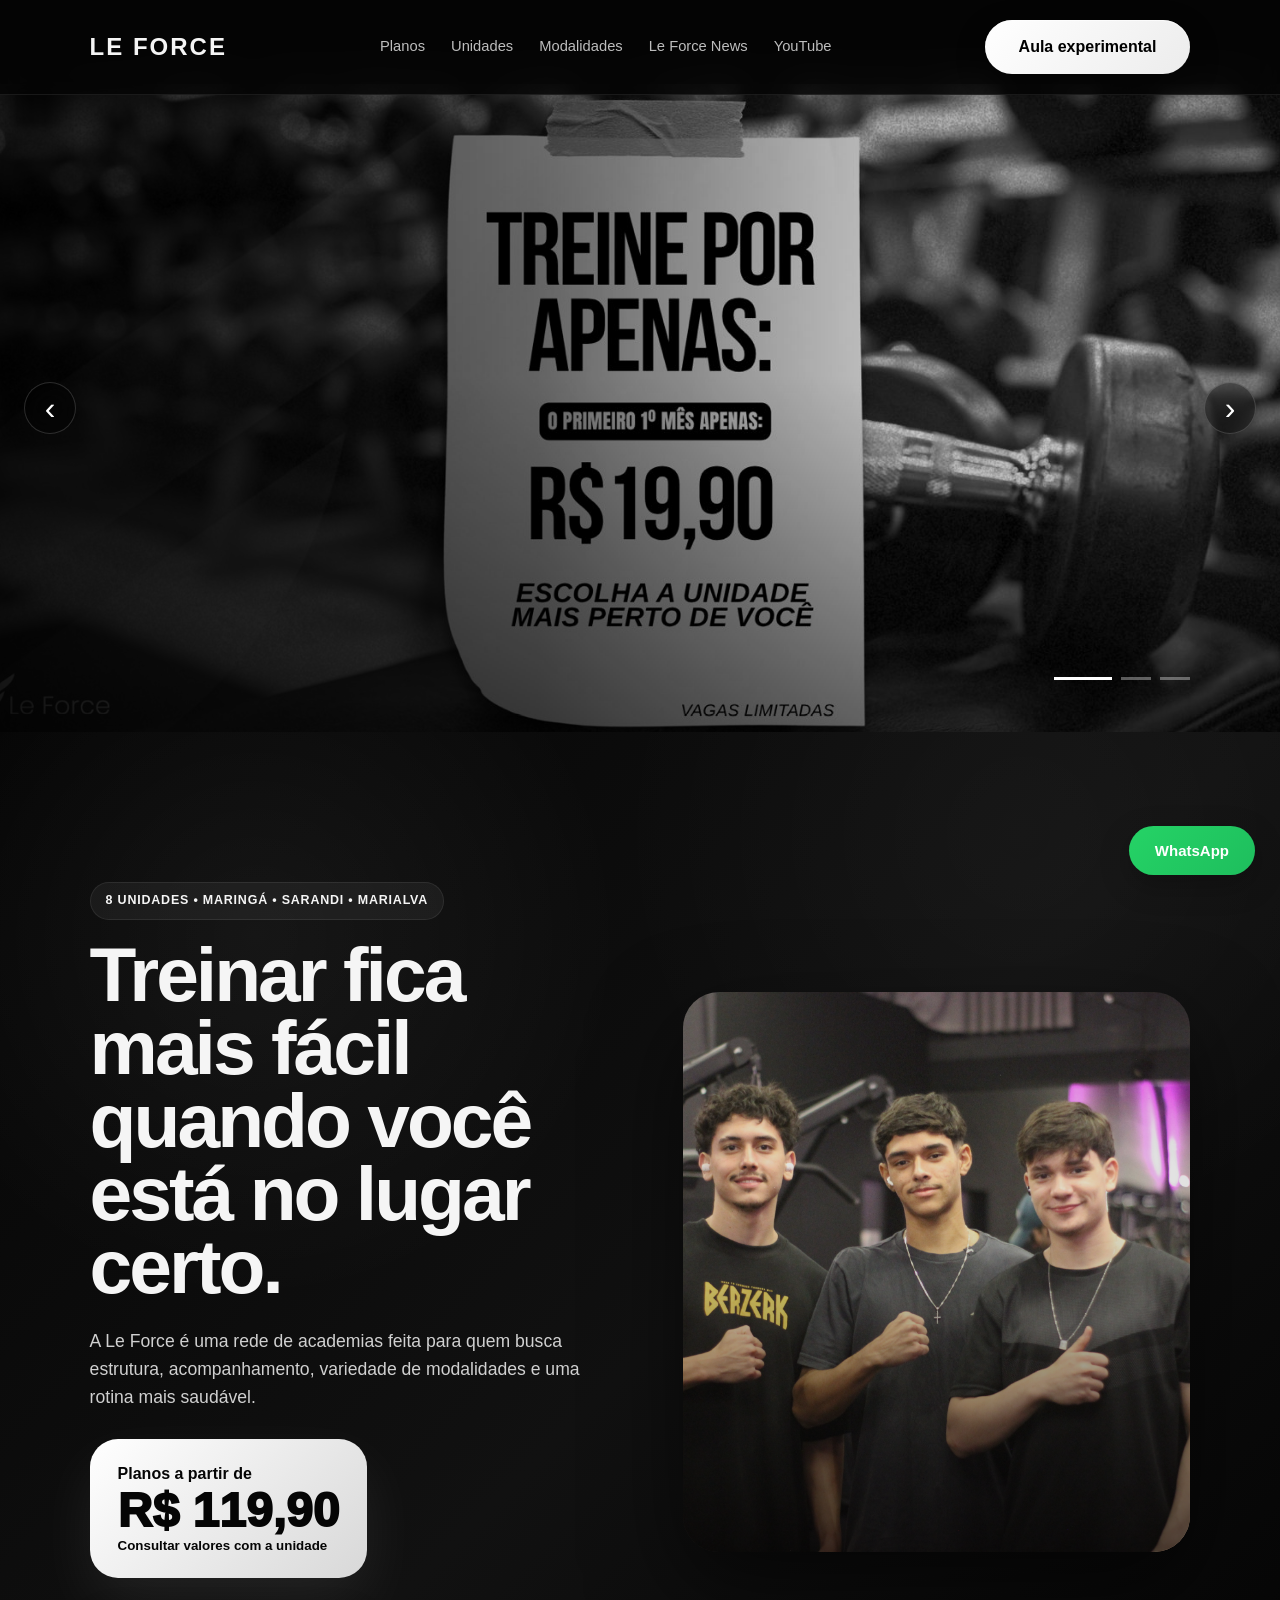
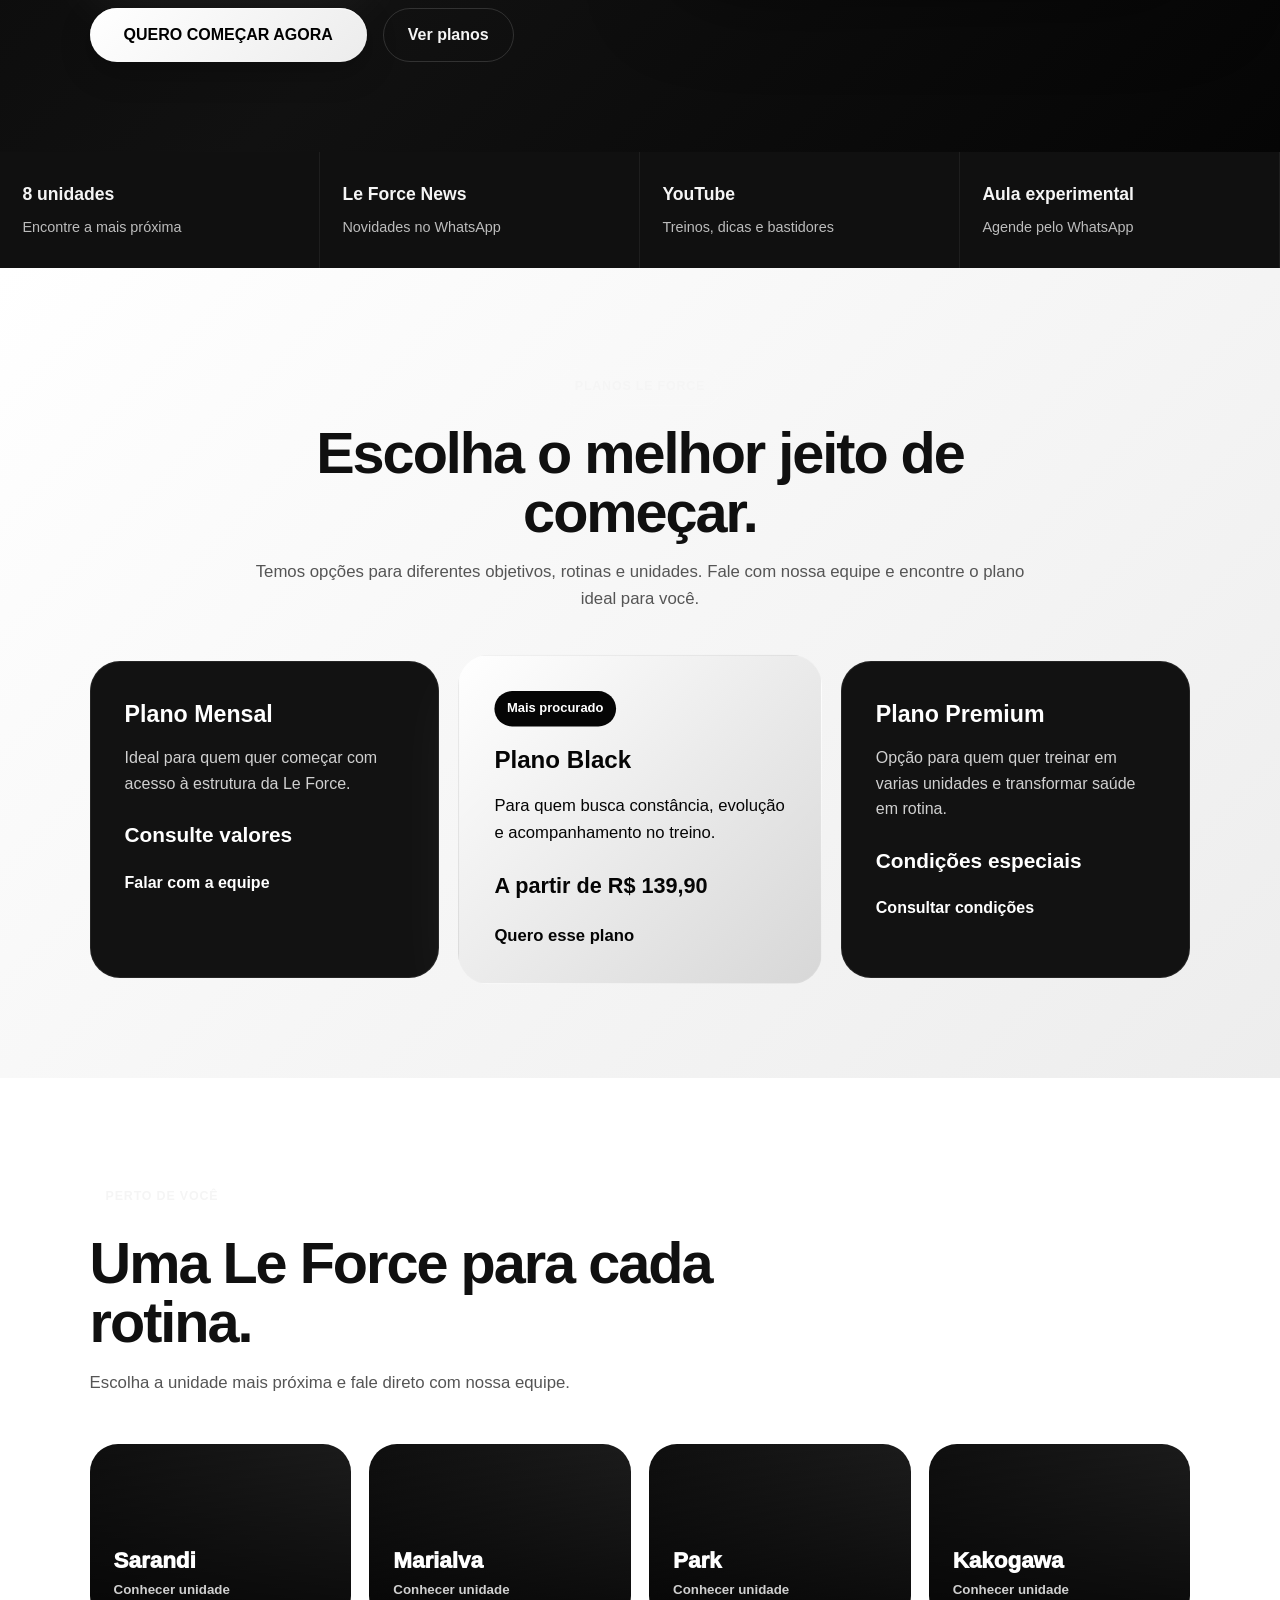
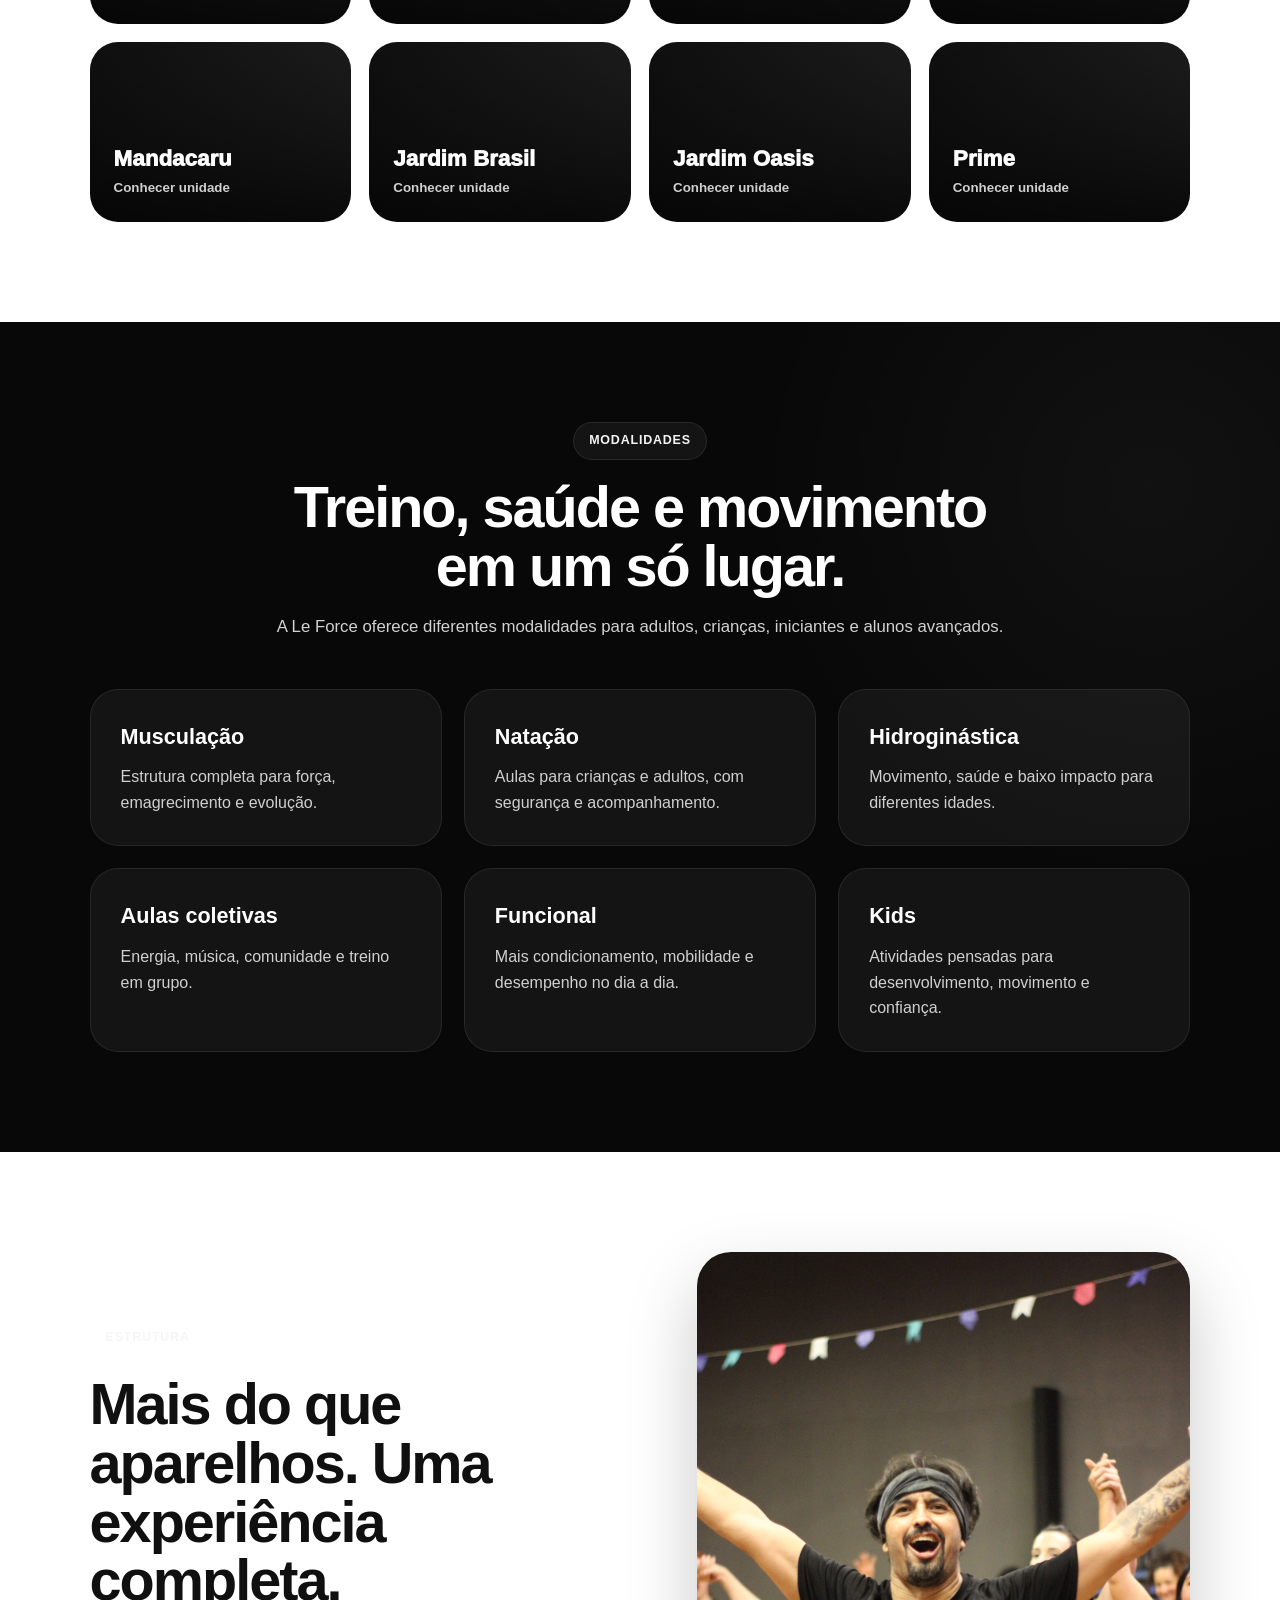
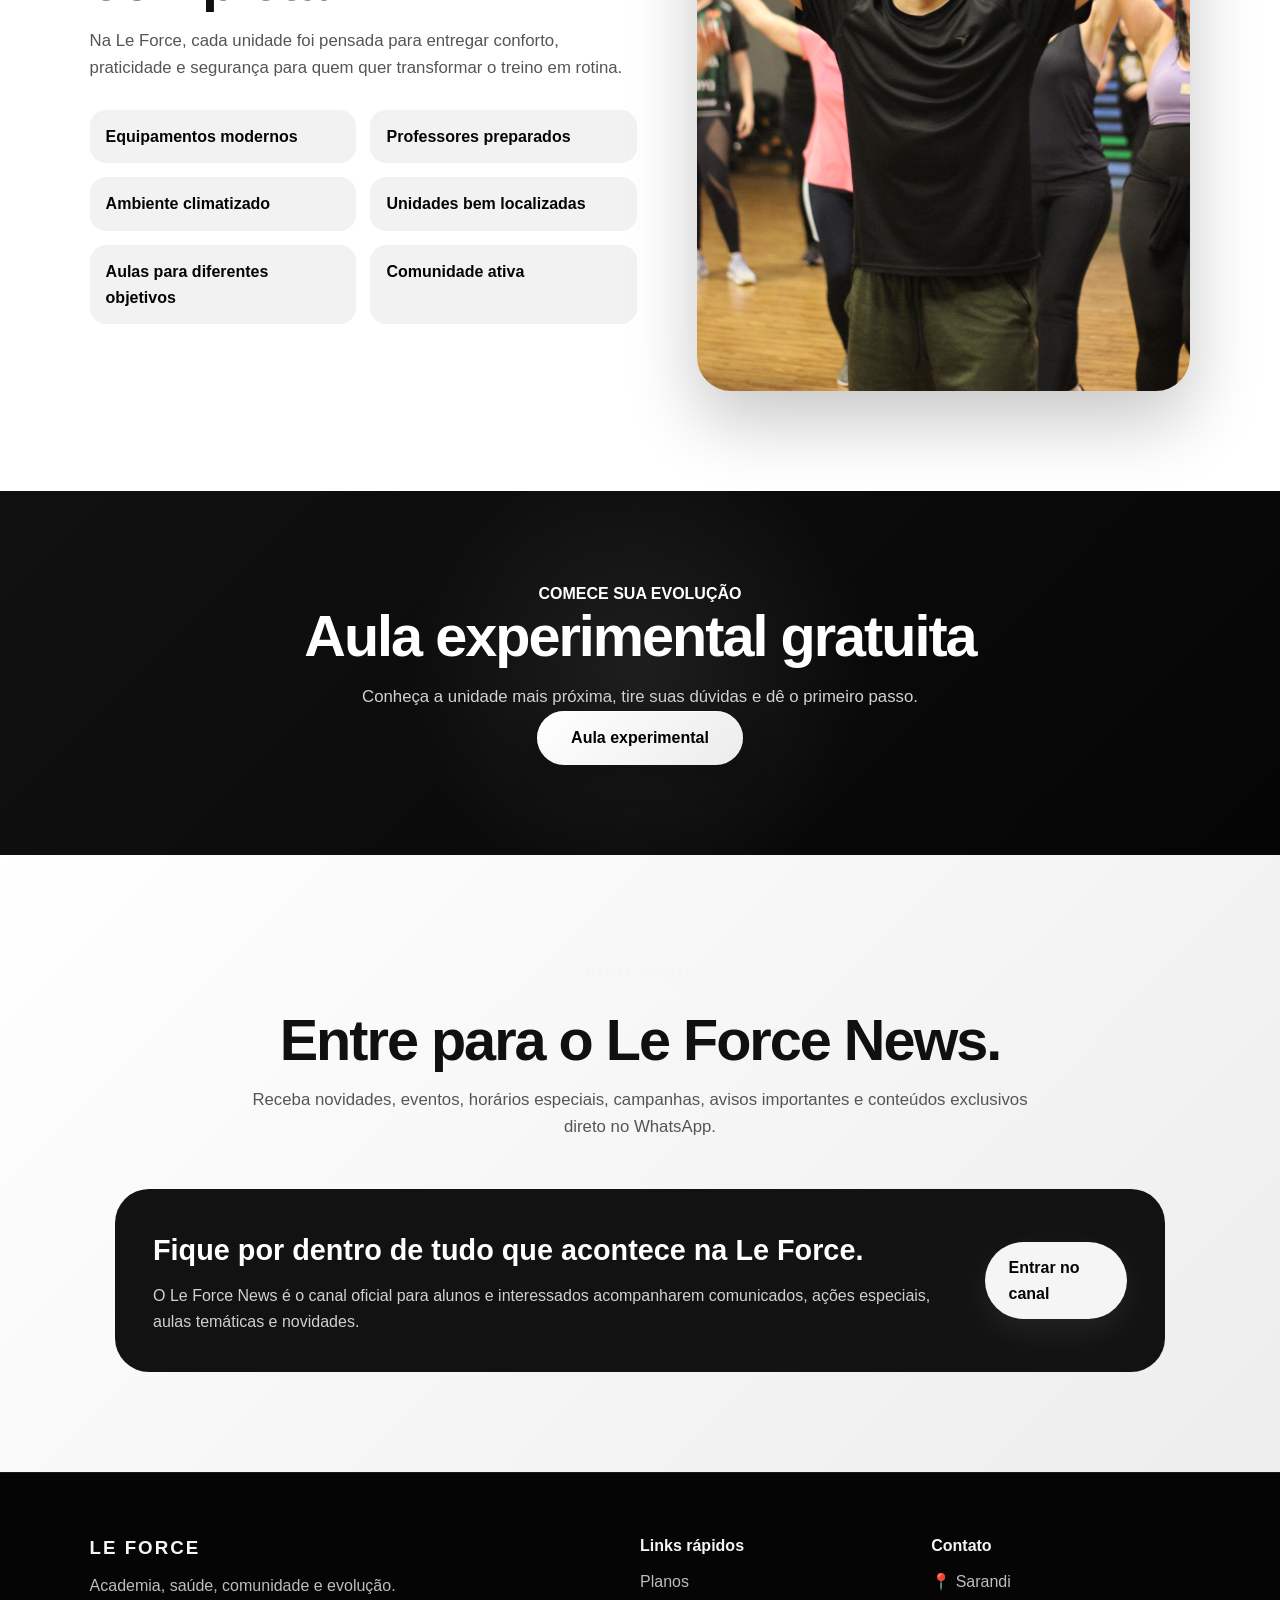
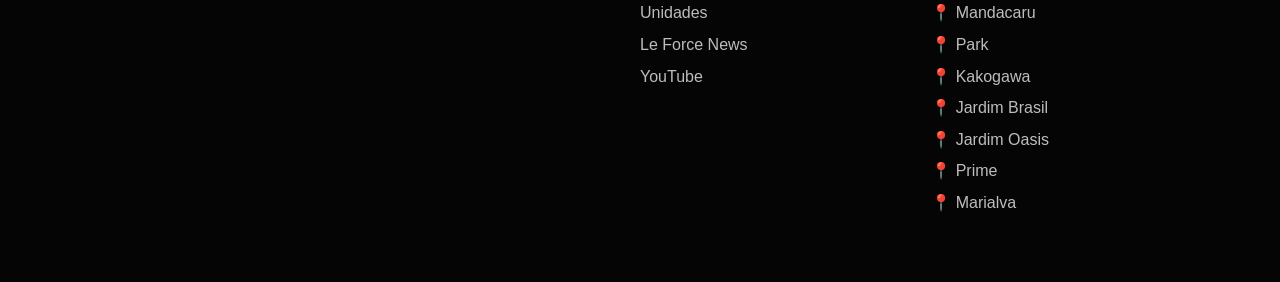
<file: index.html>
<!DOCTYPE html>
<html lang="pt-BR">
<head>
  <meta charset="UTF-8" />
  <meta name="viewport" content="width=device-width, initial-scale=1.0" />

  <title>Le Force | Academia em Maringá, Sarandi e Marialva</title>
  <meta name="description" content="Treine na Le Force com estrutura completa, unidades em Maringá, Sarandi e Marialva, planos acessíveis, aulas, eventos e comunidade." />

  <link rel="stylesheet" href="style.css" />
</head>

<body>
  <header class="header">
    <a href="index.html" class="logo">LE FORCE</a>

    <nav class="nav">
      <a href="#planos">Planos</a>
      <a href="#unidades">Unidades</a>
      <a href="#modalidades">Modalidades</a>
      <a href="#news">Le Force News</a>
      <a href="https://www.youtube.com/@LeForceOficial_ofc" target="_blank">YouTube</a>
    </nav>

    <div class="dropdown-whatsapp">

  <button class="btn-experimental">
    Aula experimental
  </button>

  <div class="dropdown-whatsapp-content">

    <a href="https://wa.me/5544999321001" target="_blank">
      📍 Sarandi
    </a>

    <a href="https://wa.me/554432000885" target="_blank">
      📍 Mandacaru
    </a>

    <a href="https://wa.me/554430233311" target="_blank">
      📍 Park
    </a>

    <a href="https://wa.me/554430264680" target="_blank">
      📍 Kakogawa
    </a>

    <a href="https://wa.me/554497275740" target="_blank">
      📍 Jardim Brasil
    </a>

    <a href="https://wa.me/554499024223" target="_blank">
      📍 Jardim Oasis
    </a>

    <a href="https://api.whatsapp.com/send/?phone=5544991224970&text=Seja+bem+vindo+a+LE+FORCE+JD.+MON%C3%87%C3%95ES%2C+como+se+chama%3F&type=phone_number&app_absent=0" target="_blank">
      📍 Prime
    </a>

    <a href="https://wa.me/554432001295" target="_blank">
      📍 Marialva
    </a>

  </div>

</div>
  </header>

  <main>

    <section class="home-banner-carousel" aria-label="Destaques Le Force">
      <div class="home-banner-track">
        <article class="home-banner-slide active">
          <img src="bn1.jpeg" alt="Le Force - movimento, saúde e qualidade de vida" />
          <div class="home-banner-overlay"></div>
          </article>

        <article class="home-banner-slide">
          <img src="bn2.jpeg" alt="Le Force - encontre a unidade ideal para você" />
          <div class="home-banner-overlay"></div>
          </article>

        <article class="home-banner-slide">
          <img src="bn1.jpeg" alt="Le Force Prime - uma nova experiência em movimento" />
          <div class="home-banner-overlay"></div>
          </article>
      </div>

      <button class="home-banner-arrow prev" type="button" aria-label="Banner anterior">‹</button>
      <button class="home-banner-arrow next" type="button" aria-label="Próximo banner">›</button>

      <div class="home-banner-dots" aria-label="Selecionar banner">
        <button class="active" type="button" aria-label="Banner 1"></button>
        <button type="button" aria-label="Banner 2"></button>
        <button type="button" aria-label="Banner 3"></button>
      </div>
    </section>

    <section class="hero">
      <div class="hero-content">
        <span class="tag">8 unidades • Maringá • Sarandi • Marialva</span>

        <h1>Treinar fica mais fácil quando você está no lugar certo.</h1>

        <p>
          A Le Force é uma rede de academias feita para quem busca estrutura,
          acompanhamento, variedade de modalidades e uma rotina mais saudável.
        </p>

        <div class="price-highlight">
          <span>Planos a partir de</span>
          <strong>R$ 119,90</strong>
          <small>Consultar valores com a unidade</small>
        </div>

        <div class="hero-actions">
          <div class="dropdown-whatsapp">

  <button class="btn-experimental">
    QUERO COMEÇAR AGORA
  </button>

  <div class="dropdown-whatsapp-content">

    <a href="https://wa.me/5544999321001" target="_blank">
      📍 Sarandi
    </a>

    <a href="https://wa.me/554432000885" target="_blank">
      📍 Mandacaru
    </a>

    <a href="https://wa.me/554430233311" target="_blank">
      📍 Park
    </a>

    <a href="https://wa.me/554430264680" target="_blank">
      📍 Kakogawa
    </a>

    <a href="https://wa.me/554497275740" target="_blank">
      📍 Jardim Brasil
    </a>

    <a href="https://wa.me/554499024223" target="_blank">
      📍 Jardim Oasis
    </a>

    <a href="https://api.whatsapp.com/send/?phone=5544991224970&text=Seja+bem+vindo+a+LE+FORCE+JD.+MON%C3%87%C3%95ES%2C+como+se+chama%3F&type=phone_number&app_absent=0" target="_blank">
      📍 Prime
    </a>

    <a href="https://wa.me/554432001295" target="_blank">
      📍 Marialva
    </a>

  </div>

</div>

          <a href="#planos" class="btn-secondary">
            Ver planos
          </a>
        </div>
      </div>

      <div class="hero-image">
        <img src="leforce3.JPG" alt="Academia Le Force" />
      </div>
    </section>

    <section class="quick-links">
      <a href="#unidades">
        <strong>8 unidades</strong>
        <span>Encontre a mais próxima</span>
      </a>

      <a href="https://whatsapp.com/channel/0029VbCkfxNLdQejP8qVXo3A">
        <strong>Le Force News</strong>
        <span>Novidades no WhatsApp</span>
      </a>

      <a href="https://www.youtube.com/@LeForceOficial_ofc" target="_blank">
        <strong>YouTube</strong>
        <span>Treinos, dicas e bastidores</span>
      </a>

      <a href="https://wa.me/5544000000000" target="_blank">
        <strong>Aula experimental</strong>
        <span>Agende pelo WhatsApp</span>
      </a>
    </section>

    <section class="section colored" id="planos">
      <div class="section-header center">
        <span class="tag">Planos Le Force</span>

        <h2>Escolha o melhor jeito de começar.</h2>

        <p>
          Temos opções para diferentes objetivos, rotinas e unidades.
          Fale com nossa equipe e encontre o plano ideal para você.
        </p>
      </div>

      <div class="plans-grid">
        <article class="plan-card">
          <h3>Plano Mensal</h3>

          <p>
            Ideal para quem quer começar com acesso à estrutura da Le Force.
          </p>

          <strong>Consulte valores</strong>

          <a href="https://wa.me/5544000000000" target="_blank">
            Falar com a equipe
          </a>
        </article>

        <article class="plan-card featured">
          <span>Mais procurado</span>

          <h3>Plano Black</h3>

          <p>
            Para quem busca constância, evolução e acompanhamento no treino.
          </p>

          <strong>A partir de R$ 139,90</strong>

          <a href="https://wa.me/5544000000000" target="_blank">
            Quero esse plano
          </a>
        </article>

        <article class="plan-card">
          <h3>Plano Premium</h3>

          <p>
            Opção para quem quer treinar em varias unidades e transformar saúde em rotina.
          </p>

          <strong>Condições especiais</strong>

          <a href="https://wa.me/5544000000000" target="_blank">
            Consultar condições
          </a>
        </article>
      </div>
    </section>

    <section class="section" id="unidades">
      <div class="section-header">
        <span class="tag">Perto de você</span>

        <h2>Uma Le Force para cada rotina.</h2>

        <p>
          Escolha a unidade mais próxima e fale direto com nossa equipe.
        </p>
      </div>

      <div class="units-grid">
        <a href="unidades/sarandi.html" class="unit-card">
          <span>Sarandi</span>
          <small>Conhecer unidade</small>
        </a>

        <a href="unidades/marialva.html" class="unit-card">
          <span>Marialva</span>
          <small>Conhecer unidade</small>
        </a>

        <a href="unidades/park.html" class="unit-card">
          <span>Park</span>
          <small>Conhecer unidade</small>
        </a>

        <a href="unidades/kakogawa.html" class="unit-card">
          <span>Kakogawa</span>
          <small>Conhecer unidade</small>
        </a>

        <a href="unidades/mandacaru.html" class="unit-card">
          <span>Mandacaru</span>
          <small>Conhecer unidade</small>
        </a>

        <a href="unidades/jdbrasil.html" class="unit-card">
          <span>Jardim Brasil</span>
          <small>Conhecer unidade</small>
        </a>

        <a href="unidades/jdoasis.html" class="unit-card">
          <span>Jardim Oasis</span>
          <small>Conhecer unidade</small>
        </a>

        <a href="unidades/prime.html" class="unit-card">
          <span>Prime</span>
          <small>Conhecer unidade</small>
        </a>
      </div>
    </section>

    <section class="section dark" id="modalidades">
      <div class="section-header center">
        <span class="tag">Modalidades</span>

        <h2>Treino, saúde e movimento em um só lugar.</h2>

        <p>
          A Le Force oferece diferentes modalidades para adultos, crianças,
          iniciantes e alunos avançados.
        </p>
      </div>

      <div class="modalidades-grid">
        <div class="modalidade">
          <h3>Musculação</h3>
          <p>Estrutura completa para força, emagrecimento e evolução.</p>
        </div>

        <div class="modalidade">
          <h3>Natação</h3>
          <p>Aulas para crianças e adultos, com segurança e acompanhamento.</p>
        </div>

        <div class="modalidade">
          <h3>Hidroginástica</h3>
          <p>Movimento, saúde e baixo impacto para diferentes idades.</p>
        </div>

        <div class="modalidade">
          <h3>Aulas coletivas</h3>
          <p>Energia, música, comunidade e treino em grupo.</p>
        </div>

        <div class="modalidade">
          <h3>Funcional</h3>
          <p>Mais condicionamento, mobilidade e desempenho no dia a dia.</p>
        </div>

        <div class="modalidade">
          <h3>Kids</h3>
          <p>Atividades pensadas para desenvolvimento, movimento e confiança.</p>
        </div>
      </div>
    </section>

    <section class="section split">
      <div>
        <span class="tag">Estrutura</span>

        <h2>Mais do que aparelhos. Uma experiência completa.</h2>

        <p>
          Na Le Force, cada unidade foi pensada para entregar conforto,
          praticidade e segurança para quem quer transformar o treino em rotina.
        </p>

        <ul class="benefits-list">
          <li>Equipamentos modernos</li>
          <li>Professores preparados</li>
          <li>Ambiente climatizado</li>
          <li>Unidades bem localizadas</li>
          <li>Aulas para diferentes objetivos</li>
          <li>Comunidade ativa</li>
        </ul>
      </div>

      <div class="image-card">
        <img src="leforce2.JPG" alt="Estrutura da academia Le Force" />
      </div>
    </section>

    <section class="banner-impact">
      <span>Comece sua evolução</span>

      <h2>Aula experimental gratuita</h2>

      <p>
        Conheça a unidade mais próxima, tire suas dúvidas e dê o primeiro passo.
      </p>

      <div class="dropdown-whatsapp">

  <button class="btn-experimental">
    Aula experimental
  </button>

  <div class="dropdown-whatsapp-content">

    <a href="https://wa.me/5544999321001" target="_blank">
      📍 Sarandi
    </a>

    <a href="https://wa.me/554432000885" target="_blank">
      📍 Mandacaru
    </a>

    <a href="https://wa.me/554430233311" target="_blank">
      📍 Park
    </a>

    <a href="https://wa.me/554430264680" target="_blank">
      📍 Kakogawa
    </a>

    <a href="https://wa.me/554497275740" target="_blank">
      📍 Jardim Brasil
    </a>

    <a href="https://wa.me/554499024223" target="_blank">
      📍 Jardim Oasis
    </a>

    <a href="https://api.whatsapp.com/send/?phone=5544991224970&text=Seja+bem+vindo+a+LE+FORCE+JD.+MON%C3%87%C3%95ES%2C+como+se+chama%3F&type=phone_number&app_absent=0" target="_blank">
      📍 Prime
    </a>

    <a href="https://wa.me/554432001295" target="_blank">
      📍 Marialva
    </a>

  </div>

</div>
    </section>

    <section class="section news-section" id="news">
      <div class="section-header center">
        <span class="tag">Canal oficial</span>

        <h2>Entre para o Le Force News.</h2>

        <p>
          Receba novidades, eventos, horários especiais, campanhas,
          avisos importantes e conteúdos exclusivos direto no WhatsApp.
        </p>
      </div>

      <div class="news-card">
        <div>
          <h3>Fique por dentro de tudo que acontece na Le Force.</h3>

          <p>
            O Le Force News é o canal oficial para alunos e interessados
            acompanharem comunicados, ações especiais, aulas temáticas e novidades.
          </p>
        </div>

        <a href="https://whatsapp.com/channel/0029VbCkfxNLdQejP8qVXo3A" class="btn-primary" target="_blank">
          Entrar no canal
        </a>
      </div>
    </section>

    
  </main>

  <footer class="footer">
    <div>
      <h3>LE FORCE</h3>
      <p>Academia, saúde, comunidade e evolução.</p>
    </div>

    <div>
      <h4>Links rápidos</h4>
      <a href="#planos">Planos</a>
      <a href="#unidades">Unidades</a>
      <a href="https://whatsapp.com/channel/0029VbCkfxNLdQejP8qVXo3A">Le Force News</a>
      <a href="https://www.youtube.com/@LeForceOficial_ofc" target="_blank">YouTube</a>
    </div>

    <div>
      <h4>Contato</h4>
        <a href="https://wa.me/5544999321001" target="_blank">
    📍 Sarandi
  </a>

  <a href="https://wa.me/554432000885" target="_blank">
    📍 Mandacaru
  </a>

  <a href="https://wa.me/554430233311" target="_blank">
    📍 Park
  </a>

  <a href="https://wa.me/554430264680" target="_blank">
    📍 Kakogawa
  </a>

  <a href="https://wa.me/554497275740" target="_blank">
    📍 Jardim Brasil
  </a>

  <a href="https://wa.me/554499024223" target="_blank">
    📍 Jardim Oasis
  </a>

  <a href="https://api.whatsapp.com/send/?phone=5544991224970&text=Seja+bem+vindo+a+LE+FORCE+JD.+MON%C3%87%C3%95ES%2C+como+se+chama%3F&type=phone_number&app_absent=0" target="_blank">
    📍 Prime
  </a>

  <a href="https://wa.me/554432001295" target="_blank">
    📍 Marialva
  </a>
    </div>
  </footer>

 <!-- BOTÃO FLUTUANTE WHATSAPP -->
<div class="whatsapp-float">
  <button class="whatsapp-main-btn" onclick="toggleWhatsappMenu()">
    WhatsApp
  </button>

  <div class="whatsapp-menu" id="whatsappMenu">
    
    <a href="https://wa.me/5544999321001" target="_blank">
      Sarandi
    </a>

    <a href="https://wa.me/554432000885" target="_blank">
      Mandacaru
    </a>

    <a href="https://wa.me/554430233311" target="_blank">
      Park
    </a>

    <a href="https://wa.me/554430264680" target="_blank">
      Kakogawa
    </a>

    <a href="https://wa.me/554497275740" target="_blank">
      Jardim Brasil
    </a>

    <a href="https://wa.me/554499024223" target="_blank">
      Jardim Oasis
    </a>

    <a href="https://api.whatsapp.com/send/?phone=5544991224970&text=Seja+bem+vindo+a+LE+FORCE+JD.+MON%C3%87%C3%95ES%2C+como+se+chama%3F&type=phone_number&app_absent=0" target="_blank">
      Prime
    </a>

    <a href="https://wa.me/554432001295" target="_blank">
      Marialva
    </a>

  </div>
</div>

  <script>

      function toggleWhatsappMenu() {
  document
    .getElementById("whatsappMenu")
    .classList.toggle("active");
}

document.addEventListener("click", function (event) {

  const menu = document.getElementById("whatsappMenu");
  const button = document.querySelector(".whatsapp-main-btn");

  if (
    !menu.contains(event.target) &&
    !button.contains(event.target)
  ) {
    menu.classList.remove("active");
  }
});

  </script>

  <script src="script.js"></script>
</body>
</html>
</file>
<file: style.css>
:root {
  --black: #050505;
  --graphite: #111111;
  --soft-graphite: #1a1a1a;
  --light-gray: #bdbdbd;
  --white: #f5f5f5;
  --border: rgba(255,255,255,.08);
  --glass: rgba(255,255,255,.04);
}

* {
  margin: 0;
  padding: 0;
  box-sizing: border-box;
}

html {
  scroll-behavior: smooth;
}

body {
  font-family: Arial, Helvetica, sans-serif;
  background: var(--black);
  color: var(--white);
  line-height: 1.6;
  overflow-x: hidden;
}

a {
  color: inherit;
  text-decoration: none;
}

img {
  width: 100%;
  display: block;
}

/* HEADER */

.header {
  width: 100%;
  padding: 20px 7%;
  position: fixed;
  top: 0;
  left: 0;
  z-index: 999;
  display: flex;
  justify-content: space-between;
  align-items: center;
  background: rgba(5,5,5,.82);
  backdrop-filter: blur(16px);
  border-bottom: 1px solid var(--border);
  transition: .3s;
}

.header.scrolled {
  background: rgba(5,5,5,.96);
  box-shadow: 0 15px 40px rgba(0,0,0,.35);
}

.logo {
  font-size: 1.5rem;
  font-weight: 900;
  letter-spacing: 2px;
  color: var(--white);
}

.nav {
  display: flex;
  gap: 26px;
}

.nav a {
  color: var(--light-gray);
  font-size: .92rem;
  transition: .3s;
}

.nav a:hover {
  color: var(--white);
}

/* BOTÕES */

.btn-header,
.btn-primary,
.btn-secondary {
  display: inline-flex;
  align-items: center;
  justify-content: center;
  padding: 13px 24px;
  border-radius: 999px;
  font-weight: 800;
  transition: .3s;
}

.btn-header,
.btn-primary {
  background: var(--white);
  color: var(--black);
  box-shadow: 0 12px 35px rgba(255,255,255,.08);
}

.btn-header:hover,
.btn-primary:hover {
  transform: translateY(-3px);
}

.btn-secondary {
  border: 1px solid rgba(255,255,255,.14);
  color: var(--white);
}

.btn-secondary:hover {
  border-color: rgba(255,255,255,.35);
}

/* HERO */

.hero {
  min-height: 100vh;
  padding: 150px 7% 90px;
  display: grid;
  grid-template-columns: 1fr .95fr;
  gap: 60px;
  align-items: center;
  background:
    radial-gradient(circle at 20% 20%, rgba(255,255,255,.05), transparent 28%),
    radial-gradient(circle at 80% 10%, rgba(255,255,255,.03), transparent 30%),
    linear-gradient(135deg, #050505, #111111 55%, #050505);
}

.hero h1 {
  font-size: clamp(3rem, 6vw, 6rem);
  line-height: .95;
  letter-spacing: -3px;
  margin-bottom: 24px;
}

.hero p {
  max-width: 650px;
  color: #d0d0d0;
  font-size: 1.1rem;
  margin-bottom: 28px;
}

.tag {
  display: inline-flex;
  margin-bottom: 18px;
  padding: 8px 15px;
  border-radius: 999px;
  background: rgba(255,255,255,.05);
  border: 1px solid rgba(255,255,255,.08);
  color: var(--white);
  font-size: .78rem;
  font-weight: 900;
  text-transform: uppercase;
  letter-spacing: .8px;
}

.price-highlight {
  width: fit-content;
  padding: 22px 28px;
  margin-bottom: 30px;
  border-radius: 28px;
  background: linear-gradient(135deg, #ffffff, #d8d8d8);
  color: var(--black);
  box-shadow: 0 25px 60px rgba(255,255,255,.08);
}

.price-highlight span,
.price-highlight small {
  display: block;
  font-weight: 700;
}

.price-highlight strong {
  display: block;
  font-size: 3rem;
  line-height: 1;
  font-weight: 950;
}

.hero-actions {
  display: flex;
  gap: 16px;
  flex-wrap: wrap;
}

.hero-image {
  min-height: 560px;
  border-radius: 36px;
  overflow: hidden;
  background: #111;
  box-shadow: 0 35px 90px rgba(0,0,0,.55);
  position: relative;
}

.hero-image img {
  height: 100%;
  min-height: 560px;
  object-fit: cover;
  opacity: .88;
}

.hero-image::after {
  content: "";
  position: absolute;
  inset: 0;
  background: linear-gradient(to top, rgba(0,0,0,.65), transparent 60%);
}

/* QUICK LINKS */

.quick-links {
  display: grid;
  grid-template-columns: repeat(4,1fr);
  background: #101010;
}

.quick-links a {
  padding: 28px 7%;
  border-right: 1px solid rgba(255,255,255,.06);
  transition: .3s;
}

.quick-links a:hover {
  background: #171717;
}

.quick-links strong {
  display: block;
  font-size: 1.1rem;
  font-weight: 900;
  margin-bottom: 6px;
}

.quick-links span {
  color: #bcbcbc;
  font-size: .9rem;
}

/* SECTIONS */

.section {
  padding: 100px 7%;
  background: #ffffff;
  color: #101010;
}

.section.dark {
  background:
    radial-gradient(circle at 90% 20%, rgba(255,255,255,.04), transparent 30%),
    #080808;
  color: #fff;
}

.section.colored {
  background:
    linear-gradient(135deg, #ffffff, #ededed);
}

.section-header {
  max-width: 780px;
  margin-bottom: 48px;
}

.section-header.center {
  margin-left: auto;
  margin-right: auto;
  text-align: center;
}

.section-header h2,
.split h2,
.final-cta h2,
.banner-impact h2,
.youtube-content h2 {
  font-size: clamp(2.2rem, 4.5vw, 4.5rem);
  line-height: 1.02;
  letter-spacing: -2px;
  margin-bottom: 18px;
}

.section-header p,
.split p,
.banner-impact p,
.final-cta p,
.youtube-content p {
  color: #555;
  font-size: 1.05rem;
}

.dark .section-header p,
.banner-impact p,
.final-cta p,
.youtube-content p {
  color: #d2d2d2;
}

/* GRIDS */

.plans-grid,
.cards-grid {
  display: grid;
  grid-template-columns: repeat(3,1fr);
  gap: 26px;
}

.plan-card,
.card {
  padding: 34px;
  border-radius: 30px;
  transition: .3s;
}

.plan-card {
  background: #121212;
  border: 1px solid rgba(255,255,255,.08);
  color: #fff;
}

.card {
  background: #f7f7f7;
  border: 1px solid #ececec;
}

.plan-card:hover,
.card:hover {
  transform: translateY(-7px);
}

.plan-card h3,
.card h3 {
  font-size: 1.45rem;
  margin-bottom: 12px;
}

.plan-card p {
  color: #d0d0d0;
  margin-bottom: 22px;
}

.card p {
  color: #555;
}

.plan-card strong {
  display: block;
  color: #fff;
  font-size: 1.3rem;
  margin-bottom: 18px;
}

.plan-card a {
  color: #fff;
  font-weight: 900;
}

.plan-card.featured {
  background: linear-gradient(135deg, #ffffff, #d7d7d7);
  color: #050505;
  box-shadow: 0 25px 70px rgba(255,255,255,.08);
  transform: scale(1.04);
}

.plan-card.featured p,
.plan-card.featured strong,
.plan-card.featured a {
  color: #050505;
}

.plan-card.featured span {
  display: inline-block;
  margin-bottom: 14px;
  padding: 7px 12px;
  border-radius: 999px;
  background: #050505;
  color: #fff;
  font-size: .78rem;
  font-weight: 900;
}

/* UNIDADES */

.units-grid {
  display: grid;
  grid-template-columns: repeat(4,1fr);
  gap: 18px;
}

.unit-card {
  min-height: 180px;
  padding: 24px;
  border-radius: 28px;
  display: flex;
  flex-direction: column;
  justify-content: flex-end;
  background:
    linear-gradient(to top, rgba(0,0,0,.78), rgba(0,0,0,.15)),
    linear-gradient(135deg, #111111, #2a2a2a);
  color: #fff;
  transition: .3s;
  position: relative;
  overflow: hidden;
}

.unit-card:hover {
  transform: translateY(-6px);
}

.unit-card span {
  font-size: 1.4rem;
  font-weight: 950;
}

.unit-card small {
  color: #cfcfcf;
  font-weight: 700;
}

/* MODALIDADES */

.modalidades-grid {
  display: grid;
  grid-template-columns: repeat(3,1fr);
  gap: 22px;
}

.modalidade {
  padding: 30px;
  border-radius: 28px;
  background: rgba(255,255,255,.05);
  border: 1px solid rgba(255,255,255,.08);
  transition: .3s;
}

.modalidade:hover {
  background: rgba(255,255,255,.09);
  transform: translateY(-6px);
}

.modalidade h3 {
  font-size: 1.35rem;
  margin-bottom: 10px;
}

.modalidade p {
  color: #d0d0d0;
}

/* SPLIT */

.split {
  display: grid;
  grid-template-columns: 1fr .9fr;
  gap: 60px;
  align-items: center;
}

.benefits-list {
  margin-top: 28px;
  display: grid;
  grid-template-columns: repeat(2,1fr);
  gap: 14px;
  list-style: none;
}

.benefits-list li {
  padding: 14px 16px;
  border-radius: 16px;
  background: #f2f2f2;
  color: #050505;
  font-weight: 800;
}

.image-card {
  border-radius: 34px;
  overflow: hidden;
  box-shadow: 0 30px 70px rgba(0,0,0,.22);
}

.image-card img {
  min-height: 460px;
  object-fit: cover;
}

/* BANNER */

.banner-impact {
  padding: 90px 7%;
  text-align: center;
  background:
    radial-gradient(circle at center, rgba(255,255,255,.08), transparent 35%),
    linear-gradient(135deg, #111111, #050505);
  color: #fff;
}

.banner-impact span {
  font-weight: 900;
  text-transform: uppercase;
}

/* NEWS */

.news-section {
  background: linear-gradient(135deg, #ffffff, #ededed);
}

.news-card {
  max-width: 1050px;
  margin: 0 auto;
  padding: 38px;
  border-radius: 34px;
  display: flex;
  justify-content: space-between;
  align-items: center;
  gap: 30px;
  background: #121212;
  color: #fff;
}

.news-card h3 {
  font-size: 1.8rem;
  margin-bottom: 10px;
}

.news-card p {
  color: #d0d0d0;
}

/* YOUTUBE */

.youtube-section {
  display: grid;
  grid-template-columns: 1fr .8fr;
  gap: 50px;
  align-items: center;
}

.video-preview {
  min-height: 330px;
  border-radius: 34px;
  background:
    radial-gradient(circle at center, rgba(255,255,255,.08), transparent 40%),
    #151515;
  display: flex;
  flex-direction: column;
  justify-content: center;
  align-items: center;
}

.video-preview span {
  width: 96px;
  height: 96px;
  border-radius: 50%;
  background: #fff;
  color: #050505;
  display: flex;
  align-items: center;
  justify-content: center;
  font-size: 2rem;
  margin-bottom: 18px;
}

.video-preview p {
  color: #fff;
  font-weight: 900;
}

/* FAQ */

.faq {
  max-width: 900px;
  margin: 0 auto;
  display: grid;
  gap: 14px;
}

.faq details {
  padding: 22px 26px;
  border-radius: 22px;
  background: rgba(255,255,255,.05);
  border: 1px solid rgba(255,255,255,.08);
}

.faq summary {
  cursor: pointer;
  font-weight: 900;
  color: #fff;
}

.faq p {
  margin-top: 12px;
  color: #d0d0d0;
}

/* FINAL CTA */

.final-cta {
  padding: 110px 7%;
  text-align: center;
  background:
    linear-gradient(rgba(0,0,0,.72), rgba(0,0,0,.82)),
    radial-gradient(circle at center, rgba(255,255,255,.05), transparent 34%),
    #080808;
}

.final-cta span {
  font-weight: 950;
  text-transform: uppercase;
}

.center-actions {
  justify-content: center;
}

/* FOOTER */

.footer {
  padding: 60px 7%;
  background: #050505;
  display: grid;
  grid-template-columns: 2fr 1fr 1fr;
  gap: 32px;
  border-top: 1px solid rgba(255,255,255,.08);
}

.footer h3 {
  letter-spacing: 2px;
  margin-bottom: 10px;
}

.footer h4 {
  margin-bottom: 10px;
}

.footer p,
.footer a {
  display: block;
  color: #bdbdbd;
  margin-bottom: 6px;
}

/* WHATSAPP */

.whatsapp-float {
  position: fixed;
  right: 25px;
  bottom: 25px;
  z-index: 999999;
  font-family: Arial, sans-serif;
}

.whatsapp-main-btn {
  background: linear-gradient(135deg, #25d366, #1ebe5d);
  color: white;
  border: none;
  border-radius: 999px;
  padding: 16px 26px;
  font-size: 15px;
  font-weight: 700;
  cursor: pointer;
  box-shadow: 0 10px 30px rgba(0,0,0,.25);
  transition: .3s ease;
}

.whatsapp-main-btn:hover {
  transform: translateY(-3px);
}

.whatsapp-menu {
  position: absolute;
  bottom: 75px;
  right: 0;
  width: 240px;
  background: #0f0f0f;
  border-radius: 20px;
  overflow: hidden;
  display: none;
  border: 1px solid rgba(255,255,255,.08);
  backdrop-filter: blur(12px);
  box-shadow: 0 15px 40px rgba(0,0,0,.35);
}

.whatsapp-menu.active {
  display: block;
  animation: fadeUp .25s ease;
}

.whatsapp-menu a {
  display: flex;
  align-items: center;
  padding: 15px 18px;
  color: white;
  text-decoration: none;
  font-size: 14px;
  font-weight: 500;
  transition: .2s ease;
  border-bottom: 1px solid rgba(255,255,255,.05);
}

.whatsapp-menu a:last-child {
  border-bottom: none;
}

.whatsapp-menu a:hover {
  background: #25d366;
  padding-left: 24px;
}

@keyframes fadeUp {
  from {
    opacity: 0;
    transform: translateY(15px);
  }

  to {
    opacity: 1;
    transform: translateY(0);
  }
}

/* ANIMAÇÕES */

.hidden {
  opacity: 0;
  transform: translateY(28px);
}

.show {
  opacity: 1;
  transform: translateY(0);
  transition: .7s ease;
}

/* RESPONSIVO */

@media (max-width: 1020px) {

  .nav,
  .btn-header {
    display: none;
  }

  .hero,
  .split,
  .youtube-section {
    grid-template-columns: 1fr;
  }

  .quick-links {
    grid-template-columns: repeat(2,1fr);
  }

  .plans-grid,
  .cards-grid,
  .modalidades-grid {
    grid-template-columns: 1fr;
  }

  .units-grid {
    grid-template-columns: repeat(2,1fr);
  }

  .news-card {
    flex-direction: column;
    align-items: flex-start;
  }

  .footer {
    grid-template-columns: 1fr;
  }
}

@media (max-width: 560px) {

  .header {
    padding: 18px 6%;
  }

  .hero,
  .section,
  .banner-impact,
  .final-cta,
  .footer {
    padding-left: 6%;
    padding-right: 6%;
  }

  .hero {
    padding-top: 130px;
  }

  .hero h1 {
    font-size: 3rem;
  }

  .hero-actions,
  .center-actions {
    flex-direction: column;
  }

  .btn-primary,
  .btn-secondary {
    width: 100%;
  }

  .quick-links,
  .units-grid,
  .benefits-list {
    grid-template-columns: 1fr;
  }

  .hero-image,
  .hero-image img {
    min-height: 390px;
  }

  .whatsapp-float {
    right: 16px;
    bottom: 16px;
    padding: 13px 18px;
  }
}

.cinematic-video {
  position: relative;
  overflow: hidden;
  min-height: 380px;
  border-radius: 34px;
  background: #111;
  display: flex;
  align-items: center;
  justify-content: center;
  box-shadow: 0 30px 80px rgba(0,0,0,.45);
}

.cinematic-video img {
  width: 100%;
  height: 100%;
  object-fit: cover;
  transition: .5s;
  opacity: .72;
}

.cinematic-video::after {
  content: "";
  position: absolute;
  inset: 0;
  background:
    linear-gradient(to top, rgba(0,0,0,.72), rgba(0,0,0,.15));
}

.cinematic-video:hover img {
  transform: scale(1.05);
  opacity: .9;
}

.play-button {
  position: absolute;
  z-index: 2;
  width: 110px;
  height: 110px;
  border-radius: 50%;
  background: rgba(255,255,255,.12);
  backdrop-filter: blur(14px);
  border: 1px solid rgba(255,255,255,.18);

  display: flex;
  align-items: center;
  justify-content: center;

  color: #ffffff;
  font-size: 2.4rem;

  transition: .3s;
  box-shadow: 0 15px 40px rgba(0,0,0,.35);
}

.cinematic-video:hover .play-button {
  transform: scale(1.08);
  background: rgba(255,255,255,.2);
}

/* =========================
   UNIDADE SARANDI
========================= */

.sarandi-page-hero {
  min-height: 92vh;
}

.sarandi-page-hero .hero-image img {
  object-position: center;
}

/* MODALIDADES */

.modalidade p {
  color: #555555;
}

.section.dark .modalidade p {
  color: #d0d0d0;
}

/* LOCATION */

.location-card {
  display: grid;
  grid-template-columns: .9fr 1.1fr;
  gap: 32px;

  padding: 36px;

  border-radius: 34px;

  background: rgba(255,255,255,.05);

  border: 1px solid rgba(255,255,255,.08);

  align-items: center;
}

.location-card h3 {
  font-size: 2rem;
  margin-bottom: 14px;
  color: #ffffff;
}

.location-card p {
  color: #d0d0d0;
  margin-bottom: 12px;
}

.location-card .btn-primary {
  margin-top: 18px;
}

.map-placeholder {
  min-height: 380px;

  border-radius: 28px;

  background:
    radial-gradient(circle at center, rgba(255,255,255,.07), transparent 38%),
    #151515;

  border: 1px solid rgba(255,255,255,.08);

  display: flex;
  align-items: center;
  justify-content: center;

  color: #ffffff;

  font-size: 1.3rem;
  font-weight: 900;
}

/* RESPONSIVO */

@media (max-width: 1020px) {

  .location-card {
    grid-template-columns: 1fr;
  }

  .map-placeholder {
    min-height: 300px;
  }
}

@media (max-width: 560px) {

  .sarandi-page-hero {
    min-height: auto;
  }

  .location-card {
    padding: 24px;
  }

  .map-placeholder {
    min-height: 250px;
  }
}

.dropdown-whatsapp {
  position: relative;
  display: inline-block;
}

.btn-experimental {
  display: inline-flex;
  align-items: center;
  justify-content: center;

  padding: 18px 34px;

  border-radius: 999px;

  background: linear-gradient(
    135deg,
    #ffffff,
    #ececec
  );

  color: #000;

  font-size: 16px;
  font-weight: 700;

  border: none;
  cursor: pointer;

  transition: .35s ease;

  box-shadow:
    0 10px 30px rgba(0,0,0,.25),
    inset 0 1px 1px rgba(255,255,255,.7);
}

.btn-experimental:hover {
  transform: translateY(-3px);

  background: linear-gradient(
    135deg,
    #d4af37,
    #f1cf61
  );
}

.dropdown-whatsapp-content {
  position: absolute;

  top: 80px;
  left: 0;

  width: 250px;

  background: rgba(10,10,10,.98);

  border-radius: 18px;

  overflow: hidden;

  opacity: 0;
  visibility: hidden;
  transform: translateY(10px);

  transition: .3s ease;

  border: 1px solid rgba(255,255,255,.08);

  backdrop-filter: blur(10px);

  box-shadow:
    0 20px 50px rgba(0,0,0,.35);
}

.dropdown-whatsapp:hover .dropdown-whatsapp-content {
  opacity: 1;
  visibility: visible;
  transform: translateY(0);
}

.dropdown-whatsapp-content a {
  display: block;

  padding: 15px 18px;

  color: rgba(255,255,255,.88);

  text-decoration: none;

  font-size: 14px;
  font-weight: 500;

  border-bottom: 1px solid rgba(255,255,255,.05);

  transition: .2s ease;
}

.dropdown-whatsapp-content a:last-child {
  border-bottom: none;
}

.dropdown-whatsapp-content a:hover {
  background: #25d366;
  color: white;
  padding-left: 24px;
}

/* =========================
   HOME BANNER CAROUSEL
========================= */

.home-banner-carousel {
  position: relative;
  width: 100%;
  height: min(72vh, 760px);
  min-height: 520px;
  margin-top: 84px;
  overflow: hidden;
  background: #050505;
}

.home-banner-track,
.home-banner-slide {
  position: absolute;
  inset: 0;
}

.home-banner-slide {
  opacity: 0;
  visibility: hidden;
  transition: opacity .7s ease, visibility .7s ease;
}

.home-banner-slide.active {
  opacity: 1;
  visibility: visible;
  z-index: 2;
}

.home-banner-slide img {
  width: 100%;
  height: 100%;
  object-fit: cover;
  transform: scale(1.02);
}

.home-banner-slide.active img {
  animation: homeBannerZoom 7s ease forwards;
}

.home-banner-overlay {
  position: absolute;
  inset: 0;
  background:
    linear-gradient(90deg, rgba(0,0,0,.86) 0%, rgba(0,0,0,.56) 42%, rgba(0,0,0,.15) 72%, rgba(0,0,0,.08) 100%),
    linear-gradient(to top, rgba(0,0,0,.5), transparent 55%);
}

.home-banner-content {
  position: absolute;
  left: 7%;
  bottom: 12%;
  z-index: 3;
  width: min(680px, 78%);
}

.home-banner-content > span {
  display: inline-block;
  margin-bottom: 16px;
  font-size: .76rem;
  font-weight: 900;
  letter-spacing: 2.5px;
  color: #d8d8d8;
}

.home-banner-content h2 {
  font-size: clamp(3rem, 5.7vw, 6.3rem);
  line-height: .92;
  letter-spacing: -3px;
  margin-bottom: 20px;
  color: #fff;
}

.home-banner-content p {
  max-width: 610px;
  margin-bottom: 28px;
  font-size: 1.08rem;
  color: #d1d1d1;
}

.home-banner-arrow {
  position: absolute;
  top: 50%;
  z-index: 5;
  width: 52px;
  height: 52px;
  border: 1px solid rgba(255,255,255,.16);
  border-radius: 50%;
  background: rgba(0,0,0,.28);
  backdrop-filter: blur(12px);
  color: #fff;
  font-size: 2rem;
  line-height: 1;
  cursor: pointer;
  transform: translateY(-50%);
  transition: .25s ease;
}

.home-banner-arrow:hover {
  background: rgba(255,255,255,.12);
}

.home-banner-arrow.prev {
  left: 24px;
}

.home-banner-arrow.next {
  right: 24px;
}

.home-banner-dots {
  position: absolute;
  z-index: 5;
  right: 7%;
  bottom: 8%;
  display: flex;
  gap: 9px;
}

.home-banner-dots button {
  width: 30px;
  height: 3px;
  padding: 0;
  border: 0;
  background: rgba(255,255,255,.35);
  cursor: pointer;
  transition: .3s ease;
}

.home-banner-dots button.active {
  width: 58px;
  background: #fff;
}

@keyframes homeBannerZoom {
  from { transform: scale(1.02); }
  to { transform: scale(1.07); }
}

@media (max-width: 760px) {

  /* Imagem exclusiva do 2º banner no mobile */
  .home-banner-slide:nth-child(2) {
    background: #000;
  }

  .home-banner-slide:nth-child(2) img {
    content: url("mobile.jpeg");
    object-fit: contain;
    object-position: center;
    transform: none !important;
    background: #000;
  }

  .home-banner-slide:nth-child(2).active img {
    animation: none !important;
    transform: none !important;
  }

  .home-banner-carousel {
    height: 68vh;
    min-height: 560px;
    margin-top: 74px;
  }

  .home-banner-content {
    left: 6%;
    right: 6%;
    bottom: 12%;
    width: auto;
  }

  .home-banner-content h2 {
    font-size: 3rem;
    letter-spacing: -2px;
  }

  .home-banner-content p {
    font-size: .98rem;
  }

  .home-banner-arrow {
    width: 42px;
    height: 42px;
    top: 44%;
  }

  .home-banner-arrow.prev {
    left: 12px;
  }

  .home-banner-arrow.next {
    right: 12px;
  }

  .home-banner-dots {
    left: 6%;
    right: auto;
    bottom: 5%;
  }
}
</file>
